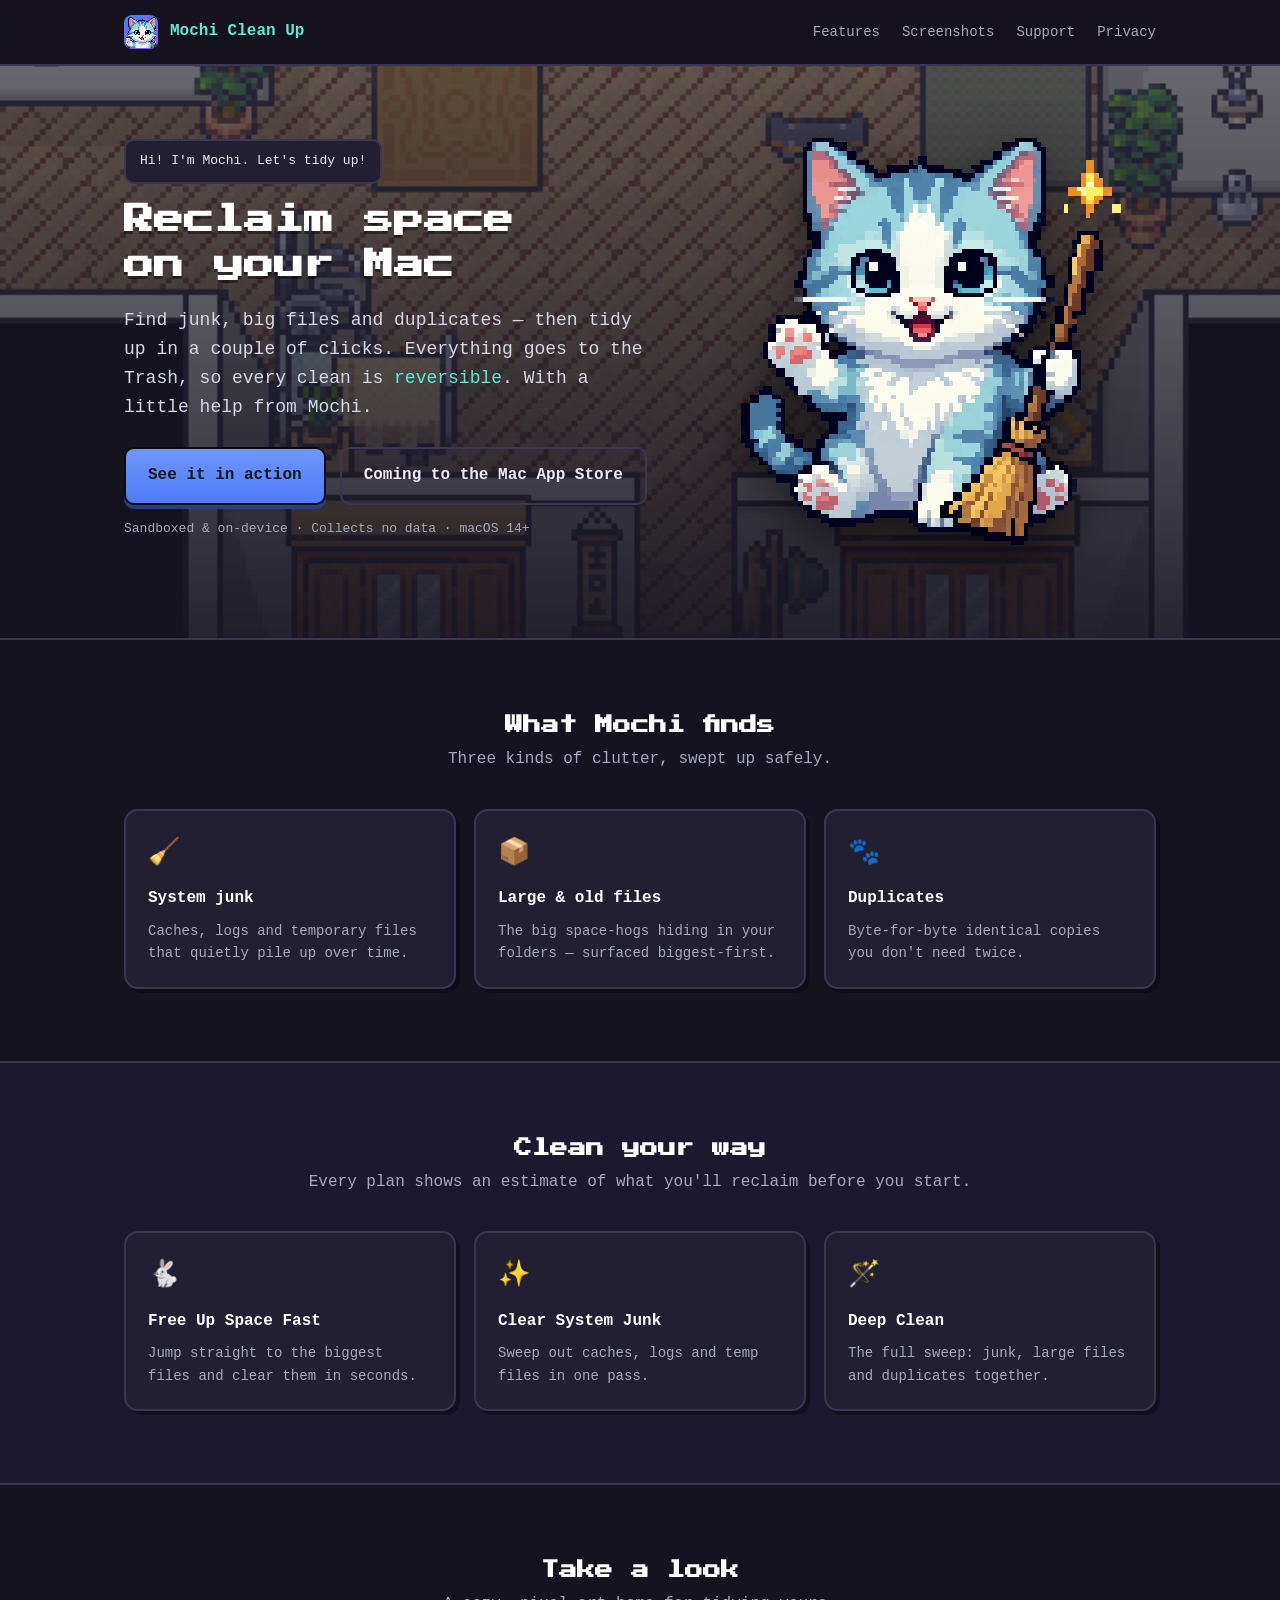
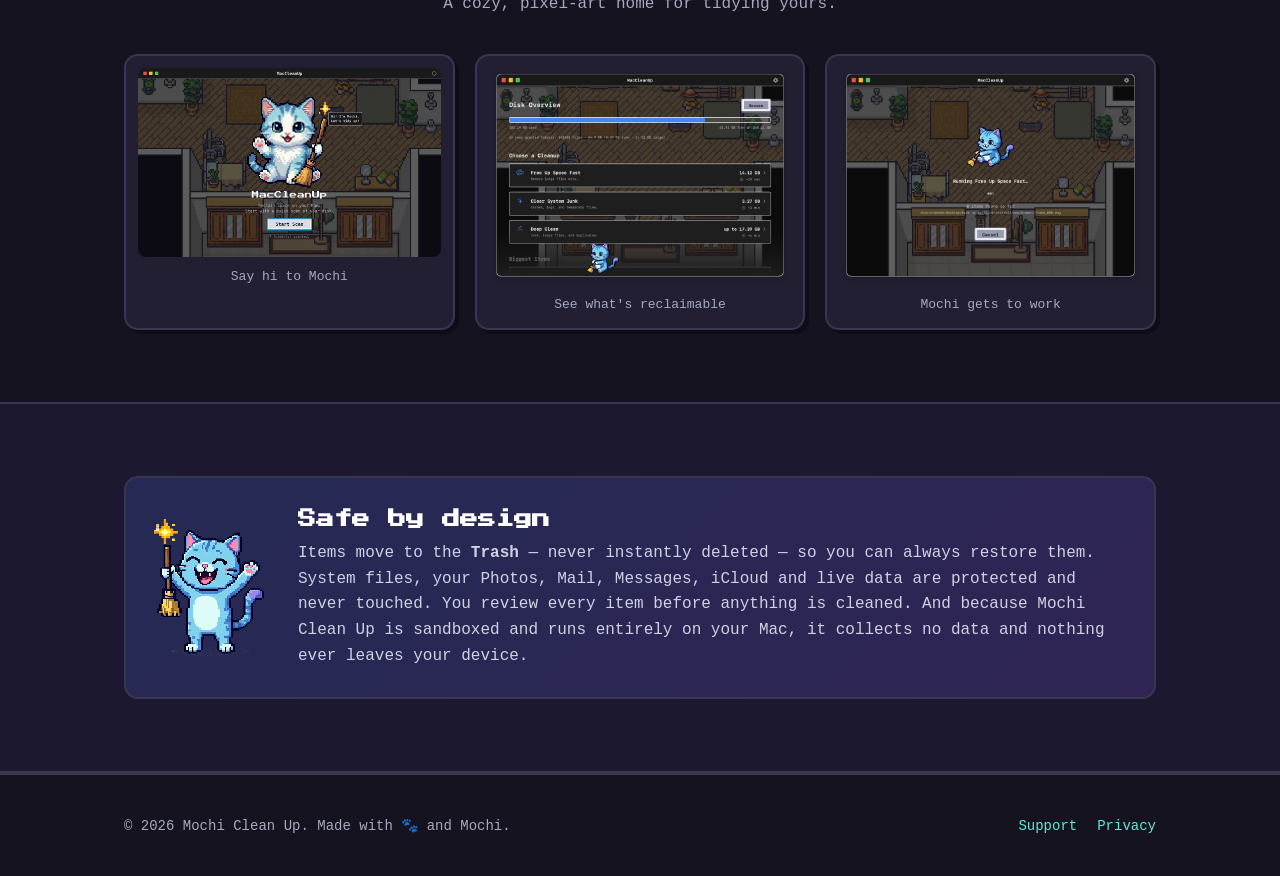
<file: index.html>
<!DOCTYPE html>
<html lang="en">
<head>
<meta charset="UTF-8">
<meta name="viewport" content="width=device-width, initial-scale=1">
<title>Mochi Clean Up — Reclaim space on your Mac, with Mochi</title>
<meta name="description" content="Mochi Clean Up finds junk, large files and duplicates and tidies up your Mac — safely. Everything goes to the Trash, so every clean is reversible. Meet Mochi, your pixel-cat cleanup buddy.">
<meta property="og:title" content="Mochi Clean Up — Reclaim space, with Mochi">
<meta property="og:description" content="Find junk, large files and duplicates. Clean up safely in a couple of clicks. Meet Mochi.">
<meta property="og:image" content="assets/icon.png">
<link rel="icon" href="assets/icon.png">
<link rel="stylesheet" href="style.css">
</head>
<body>

<nav class="nav">
  <div class="wrap">
    <a class="brand" href="index.html"><img src="assets/icon.png" alt="Mochi Clean Up icon"><span>Mochi Clean Up</span></a>
    <div class="links">
      <a href="#features">Features</a>
      <a href="#screens">Screenshots</a>
      <a href="support.html">Support</a>
      <a href="privacy.html">Privacy</a>
    </div>
  </div>
</nav>

<header class="hero">
  <div class="wrap">
    <div>
      <span class="bubble">Hi! I'm Mochi. Let's tidy up!</span>
      <h1 class="pixel">Reclaim space<br>on your Mac</h1>
      <p class="lead">Find junk, big files and duplicates — then tidy up in a couple of clicks. Everything goes to the Trash, so every clean is <span class="accent">reversible</span>. With a little help from Mochi.</p>
      <div class="cta">
        <a class="btn" href="#screens">See it in action</a>
        <a class="btn ghost" href="support.html">Coming to the Mac App Store</a>
      </div>
      <p class="note">Sandboxed &amp; on-device · Collects no data · macOS 14+</p>
    </div>
    <div class="mochi">
      <img src="assets/mochi.png" alt="Mochi, the pixel cat mascot, waving with a broom">
    </div>
  </div>
</header>

<section id="features">
  <div class="wrap">
    <h2 class="h2 pixel center">What Mochi finds</h2>
    <p class="sub center">Three kinds of clutter, swept up safely.</p>
    <div class="grid">
      <div class="card"><div class="ico">🧹</div><h3>System junk</h3><p>Caches, logs and temporary files that quietly pile up over time.</p></div>
      <div class="card"><div class="ico">📦</div><h3>Large &amp; old files</h3><p>The big space-hogs hiding in your folders — surfaced biggest-first.</p></div>
      <div class="card"><div class="ico">🐾</div><h3>Duplicates</h3><p>Byte-for-byte identical copies you don't need twice.</p></div>
    </div>
  </div>
</section>

<section class="alt">
  <div class="wrap">
    <h2 class="h2 pixel center">Clean your way</h2>
    <p class="sub center">Every plan shows an estimate of what you'll reclaim before you start.</p>
    <div class="grid">
      <div class="card"><div class="ico">🐇</div><h3>Free Up Space Fast</h3><p>Jump straight to the biggest files and clear them in seconds.</p></div>
      <div class="card"><div class="ico">✨</div><h3>Clear System Junk</h3><p>Sweep out caches, logs and temp files in one pass.</p></div>
      <div class="card"><div class="ico">🪄</div><h3>Deep Clean</h3><p>The full sweep: junk, large files and duplicates together.</p></div>
    </div>
  </div>
</section>

<section id="screens">
  <div class="wrap">
    <h2 class="h2 pixel center">Take a look</h2>
    <p class="sub center">A cozy, pixel-art home for tidying yours.</p>
    <div class="shots">
      <div class="shot"><img src="assets/shot-welcome.png" alt="Welcome screen with Mochi"><div class="cap">Say hi to Mochi</div></div>
      <div class="shot"><img src="assets/shot-overview.png" alt="Disk Overview with cleanup plans"><div class="cap">See what's reclaimable</div></div>
      <div class="shot"><img src="assets/shot-scanning.png" alt="Mochi sweeping while scanning"><div class="cap">Mochi gets to work</div></div>
    </div>
  </div>
</section>

<section class="alt">
  <div class="wrap">
    <div class="banner">
      <img src="assets/mochi-celebrate.png" alt="Mochi celebrating">
      <div>
        <h2 class="h2 pixel">Safe by design</h2>
        <p style="color:#cfd2e4;margin:0;">Items move to the <strong>Trash</strong> — never instantly deleted — so you can always restore them. System files, your Photos, Mail, Messages, iCloud and live data are protected and never touched. You review every item before anything is cleaned. And because Mochi Clean Up is sandboxed and runs entirely on your Mac, it collects no data and nothing ever leaves your device.</p>
      </div>
    </div>
  </div>
</section>

<footer>
  <div class="wrap">
    <div>© 2026 Mochi Clean Up. Made with 🐾 and Mochi.</div>
    <div class="links">
      <a href="support.html">Support</a>
      <a href="privacy.html">Privacy</a>
    </div>
  </div>
</footer>

</body>
</html>
</file>
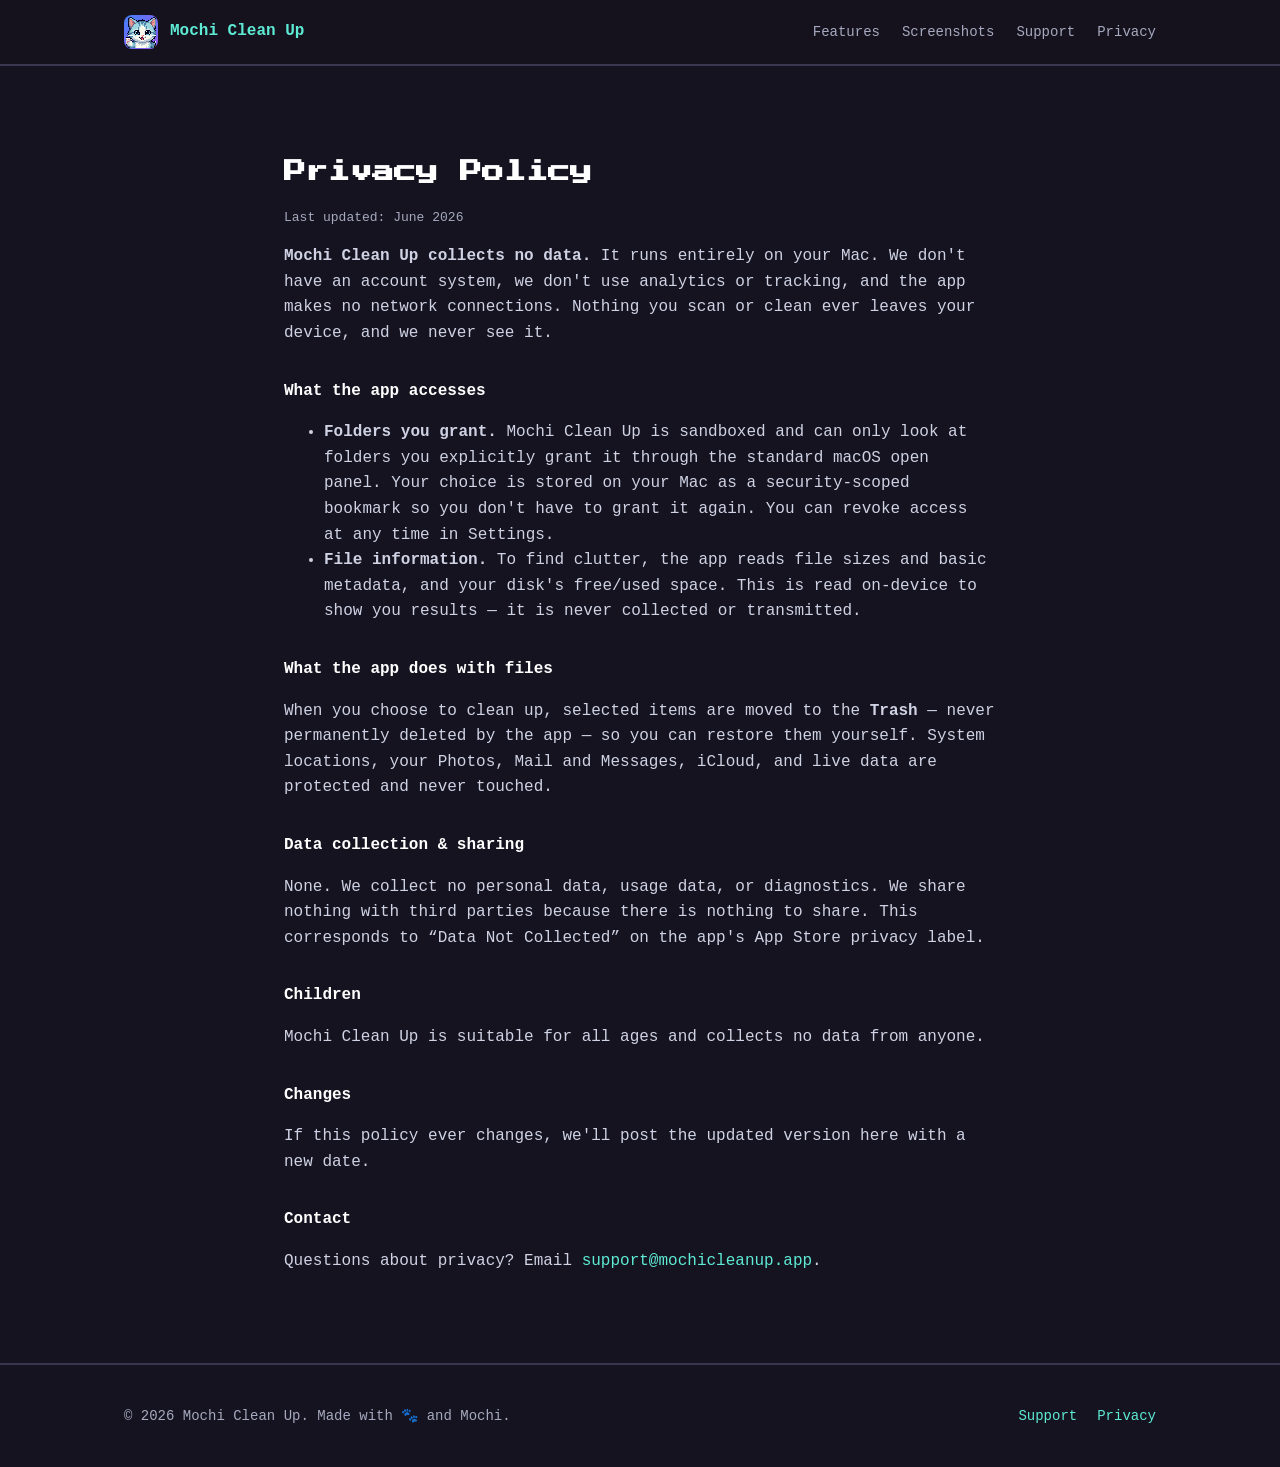
<file: privacy.html>
<!DOCTYPE html>
<html lang="en">
<head>
<meta charset="UTF-8">
<meta name="viewport" content="width=device-width, initial-scale=1">
<title>Privacy Policy — Mochi Clean Up</title>
<meta name="description" content="Mochi Clean Up collects no data. Everything happens on your Mac.">
<link rel="icon" href="assets/icon.png">
<link rel="stylesheet" href="style.css">
</head>
<body>

<nav class="nav">
  <div class="wrap">
    <a class="brand" href="index.html"><img src="assets/icon.png" alt="Mochi Clean Up icon"><span>Mochi Clean Up</span></a>
    <div class="links">
      <a href="index.html#features">Features</a>
      <a href="index.html#screens">Screenshots</a>
      <a href="support.html">Support</a>
      <a href="privacy.html">Privacy</a>
    </div>
  </div>
</nav>

<section>
  <div class="wrap content">
    <h1 class="pixel">Privacy Policy</h1>
    <p class="muted">Last updated: June 2026</p>

    <p><strong>Mochi Clean Up collects no data.</strong> It runs entirely on your Mac. We don't have an account system, we don't use analytics or tracking, and the app makes no network connections. Nothing you scan or clean ever leaves your device, and we never see it.</p>

    <h2>What the app accesses</h2>
    <ul>
      <li><strong>Folders you grant.</strong> Mochi Clean Up is sandboxed and can only look at folders you explicitly grant it through the standard macOS open panel. Your choice is stored on your Mac as a security-scoped bookmark so you don't have to grant it again. You can revoke access at any time in Settings.</li>
      <li><strong>File information.</strong> To find clutter, the app reads file sizes and basic metadata, and your disk's free/used space. This is read on-device to show you results — it is never collected or transmitted.</li>
    </ul>

    <h2>What the app does with files</h2>
    <p>When you choose to clean up, selected items are moved to the <strong>Trash</strong> — never permanently deleted by the app — so you can restore them yourself. System locations, your Photos, Mail and Messages, iCloud, and live data are protected and never touched.</p>

    <h2>Data collection &amp; sharing</h2>
    <p>None. We collect no personal data, usage data, or diagnostics. We share nothing with third parties because there is nothing to share. This corresponds to “Data Not Collected” on the app's App Store privacy label.</p>

    <h2>Children</h2>
    <p>Mochi Clean Up is suitable for all ages and collects no data from anyone.</p>

    <h2>Changes</h2>
    <p>If this policy ever changes, we'll post the updated version here with a new date.</p>

    <h2>Contact</h2>
    <p>Questions about privacy? Email <a href="mailto:support@mochicleanup.app">support@mochicleanup.app</a>.</p>
  </div>
</section>

<footer>
  <div class="wrap">
    <div>© 2026 Mochi Clean Up. Made with 🐾 and Mochi.</div>
    <div class="links"><a href="support.html">Support</a><a href="privacy.html">Privacy</a></div>
  </div>
</footer>

</body>
</html>
</file>
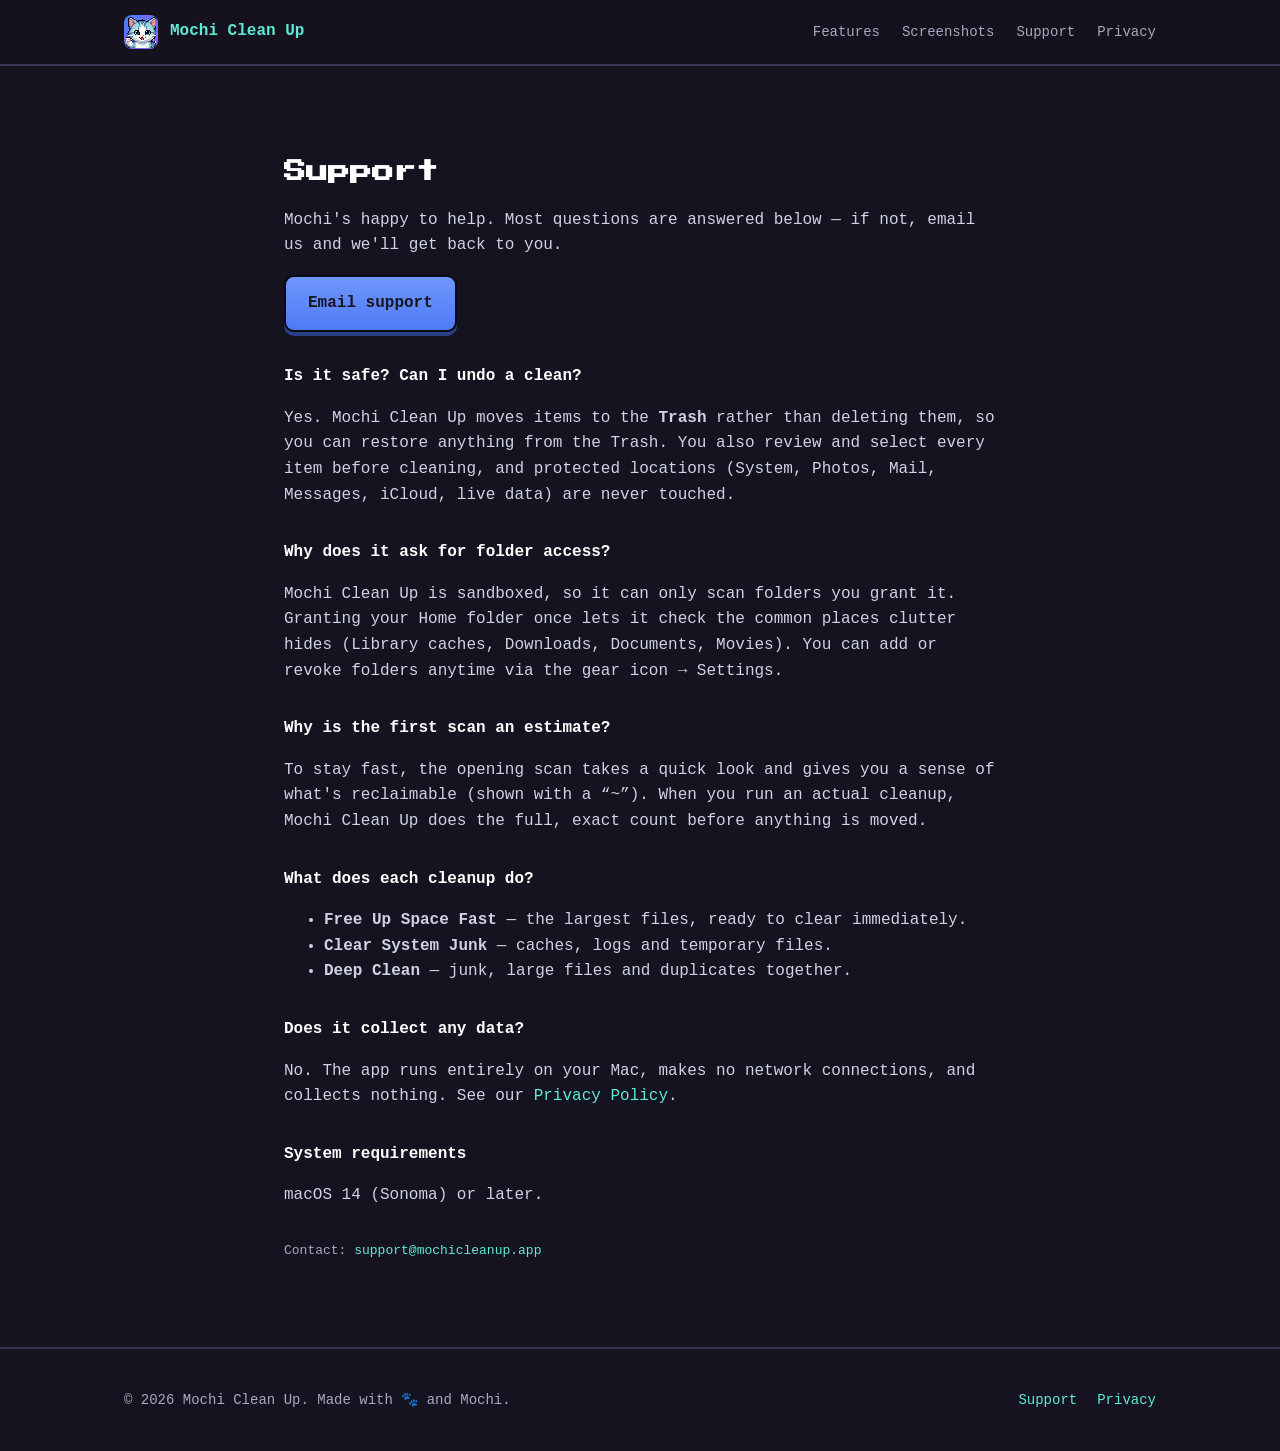
<file: support.html>
<!DOCTYPE html>
<html lang="en">
<head>
<meta charset="UTF-8">
<meta name="viewport" content="width=device-width, initial-scale=1">
<title>Support — Mochi Clean Up</title>
<meta name="description" content="Help and answers for Mochi Clean Up.">
<link rel="icon" href="assets/icon.png">
<link rel="stylesheet" href="style.css">
</head>
<body>

<nav class="nav">
  <div class="wrap">
    <a class="brand" href="index.html"><img src="assets/icon.png" alt="Mochi Clean Up icon"><span>Mochi Clean Up</span></a>
    <div class="links">
      <a href="index.html#features">Features</a>
      <a href="index.html#screens">Screenshots</a>
      <a href="support.html">Support</a>
      <a href="privacy.html">Privacy</a>
    </div>
  </div>
</nav>

<section>
  <div class="wrap content">
    <h1 class="pixel">Support</h1>
    <p>Mochi's happy to help. Most questions are answered below — if not, email us and we'll get back to you.</p>
    <p><a class="btn" href="mailto:support@mochicleanup.app">Email support</a></p>

    <h2>Is it safe? Can I undo a clean?</h2>
    <p>Yes. Mochi Clean Up moves items to the <strong>Trash</strong> rather than deleting them, so you can restore anything from the Trash. You also review and select every item before cleaning, and protected locations (System, Photos, Mail, Messages, iCloud, live data) are never touched.</p>

    <h2>Why does it ask for folder access?</h2>
    <p>Mochi Clean Up is sandboxed, so it can only scan folders you grant it. Granting your Home folder once lets it check the common places clutter hides (Library caches, Downloads, Documents, Movies). You can add or revoke folders anytime via the gear icon → Settings.</p>

    <h2>Why is the first scan an estimate?</h2>
    <p>To stay fast, the opening scan takes a quick look and gives you a sense of what's reclaimable (shown with a “~”). When you run an actual cleanup, Mochi Clean Up does the full, exact count before anything is moved.</p>

    <h2>What does each cleanup do?</h2>
    <ul>
      <li><strong>Free Up Space Fast</strong> — the largest files, ready to clear immediately.</li>
      <li><strong>Clear System Junk</strong> — caches, logs and temporary files.</li>
      <li><strong>Deep Clean</strong> — junk, large files and duplicates together.</li>
    </ul>

    <h2>Does it collect any data?</h2>
    <p>No. The app runs entirely on your Mac, makes no network connections, and collects nothing. See our <a href="privacy.html">Privacy Policy</a>.</p>

    <h2>System requirements</h2>
    <p>macOS 14 (Sonoma) or later.</p>

    <p class="muted" style="margin-top:32px;">Contact: <a href="mailto:support@mochicleanup.app">support@mochicleanup.app</a></p>
  </div>
</section>

<footer>
  <div class="wrap">
    <div>© 2026 Mochi Clean Up. Made with 🐾 and Mochi.</div>
    <div class="links"><a href="support.html">Support</a><a href="privacy.html">Privacy</a></div>
  </div>
</footer>

</body>
</html>
</file>
<file: style.css>
/* Mochi Clean Up site — pixel-art theme matching the app */
@font-face {
  font-family: 'PressStart2P';
  src: url('assets/fonts/PressStart2P.ttf') format('truetype');
  font-display: swap;
}

:root {
  --bg: #15131f;
  --bg2: #1b1830;
  --panel: #221f33;
  --border: #3a3550;
  --ink: #ecebf5;
  --muted: #a6a9bf;
  --blue: #4f7bf7;
  --purple: #8b5cf6;
  --teal: #5eead4;
  --pink: #f472b6;
  --radius: 14px;
}

* { box-sizing: border-box; }
html { scroll-behavior: smooth; }
body {
  margin: 0;
  background: var(--bg);
  color: var(--ink);
  font-family: ui-monospace, "SF Mono", Menlo, Consolas, monospace;
  line-height: 1.6;
  -webkit-font-smoothing: antialiased;
}
img { image-rendering: pixelated; }
a { color: var(--teal); text-decoration: none; }
a:hover { text-decoration: underline; }

.pixel { font-family: 'PressStart2P', monospace; line-height: 1.5; }
.accent { color: var(--teal); }
.wrap { max-width: 1080px; margin: 0 auto; padding: 0 24px; }

/* nav */
.nav {
  position: sticky; top: 0; z-index: 10;
  background: rgba(21,19,31,.86); backdrop-filter: blur(8px);
  border-bottom: 2px solid var(--border);
}
.nav .wrap { display: flex; align-items: center; gap: 16px; height: 64px; }
.nav .brand { display: flex; align-items: center; gap: 12px; font-weight: 700; }
.nav .brand img { width: 34px; height: 34px; border-radius: 8px; }
.nav .links { margin-left: auto; display: flex; gap: 22px; font-size: 14px; }
.nav .links a { color: var(--muted); }
.nav .links a:hover { color: var(--ink); text-decoration: none; }

/* buttons */
.btn {
  display: inline-block; padding: 14px 22px; border-radius: 10px;
  border: 2px solid #0a0a12; color: #16181f; font-weight: 700;
  background: linear-gradient(180deg, #6f96fb, var(--blue));
  box-shadow: 0 4px 0 #2b3f86; transition: transform .08s, box-shadow .08s;
}
.btn:hover { text-decoration: none; transform: translateY(2px); box-shadow: 0 2px 0 #2b3f86; }
.btn.ghost { background: transparent; color: var(--ink); border-color: var(--border); box-shadow: none; }

/* hero */
.hero {
  position: relative; overflow: hidden;
  border-bottom: 2px solid var(--border);
  background:
    linear-gradient(180deg, rgba(21,19,31,.55), rgba(21,19,31,.92)),
    url('assets/room.png');
  background-size: 640px, cover; background-position: center;
}
.hero .wrap { display: grid; grid-template-columns: 1.1fr .9fr; gap: 32px; align-items: center; padding: 72px 24px 84px; }
.hero h1 { font-size: 30px; margin: 0 0 18px; color: #fff; text-shadow: 0 3px 0 rgba(0,0,0,.4); }
.hero p.lead { font-size: 18px; color: #d6d8e8; max-width: 520px; }
.hero .cta { margin-top: 26px; display: flex; gap: 14px; flex-wrap: wrap; align-items: center; }
.hero .note { font-size: 13px; color: var(--muted); margin-top: 14px; }
.hero .mochi { justify-self: center; }
.hero .mochi img { width: min(380px, 80vw); filter: drop-shadow(0 16px 24px rgba(0,0,0,.5)); }
.bubble {
  display: inline-block; margin-bottom: 14px; padding: 10px 14px;
  background: var(--panel); border: 2px solid var(--border); border-radius: 10px;
  font-size: 13px; color: var(--ink);
}

/* sections */
section { padding: 72px 0; }
section.alt { background: var(--bg2); border-top: 2px solid var(--border); border-bottom: 2px solid var(--border); }
.h2 { font-size: 18px; color: #fff; margin: 0 0 8px; }
.sub { color: var(--muted); margin: 0 0 36px; }
.center { text-align: center; }

/* feature grid */
.grid { display: grid; grid-template-columns: repeat(3, 1fr); gap: 18px; }
.card {
  background: var(--panel); border: 2px solid var(--border); border-radius: var(--radius);
  padding: 22px; box-shadow: 4px 4px 0 rgba(0,0,0,.35);
}
.card .ico { font-size: 26px; }
.card h3 { margin: 12px 0 8px; font-size: 16px; color: #fff; }
.card p { margin: 0; color: var(--muted); font-size: 14px; }

/* screenshots */
.shots { display: grid; grid-template-columns: repeat(3, 1fr); gap: 20px; }
.shot { background: var(--panel); border: 2px solid var(--border); border-radius: var(--radius); padding: 12px; box-shadow: 4px 4px 0 rgba(0,0,0,.35); }
.shot img { width: 100%; border-radius: 8px; display: block; image-rendering: auto; }
.shot .cap { margin-top: 10px; text-align: center; color: var(--muted); font-size: 13px; }

/* safety banner */
.banner { display: grid; grid-template-columns: 120px 1fr; gap: 24px; align-items: center;
  background: linear-gradient(135deg, rgba(79,123,247,.18), rgba(139,92,246,.18));
  border: 2px solid var(--border); border-radius: var(--radius); padding: 28px; }
.banner img { width: 110px; }

/* footer */
footer { border-top: 2px solid var(--border); padding: 40px 0; color: var(--muted); font-size: 14px; }
footer .wrap { display: flex; flex-wrap: wrap; gap: 16px; align-items: center; }
footer .links { margin-left: auto; display: flex; gap: 20px; }

/* legal / content pages */
.content { max-width: 760px; }
.content h1 { font-size: 22px; color: #fff; }
.content h2 { font-size: 16px; color: #fff; margin-top: 32px; }
.content p, .content li { color: #cfd2e4; }
.content .muted { color: var(--muted); font-size: 13px; }

@media (max-width: 820px) {
  .hero .wrap { grid-template-columns: 1fr; text-align: center; }
  .hero .mochi { order: -1; }
  .grid, .shots { grid-template-columns: 1fr; }
  .banner { grid-template-columns: 1fr; text-align: center; }
  .banner img { justify-self: center; }
  .nav .links { display: none; }
}
</file>
